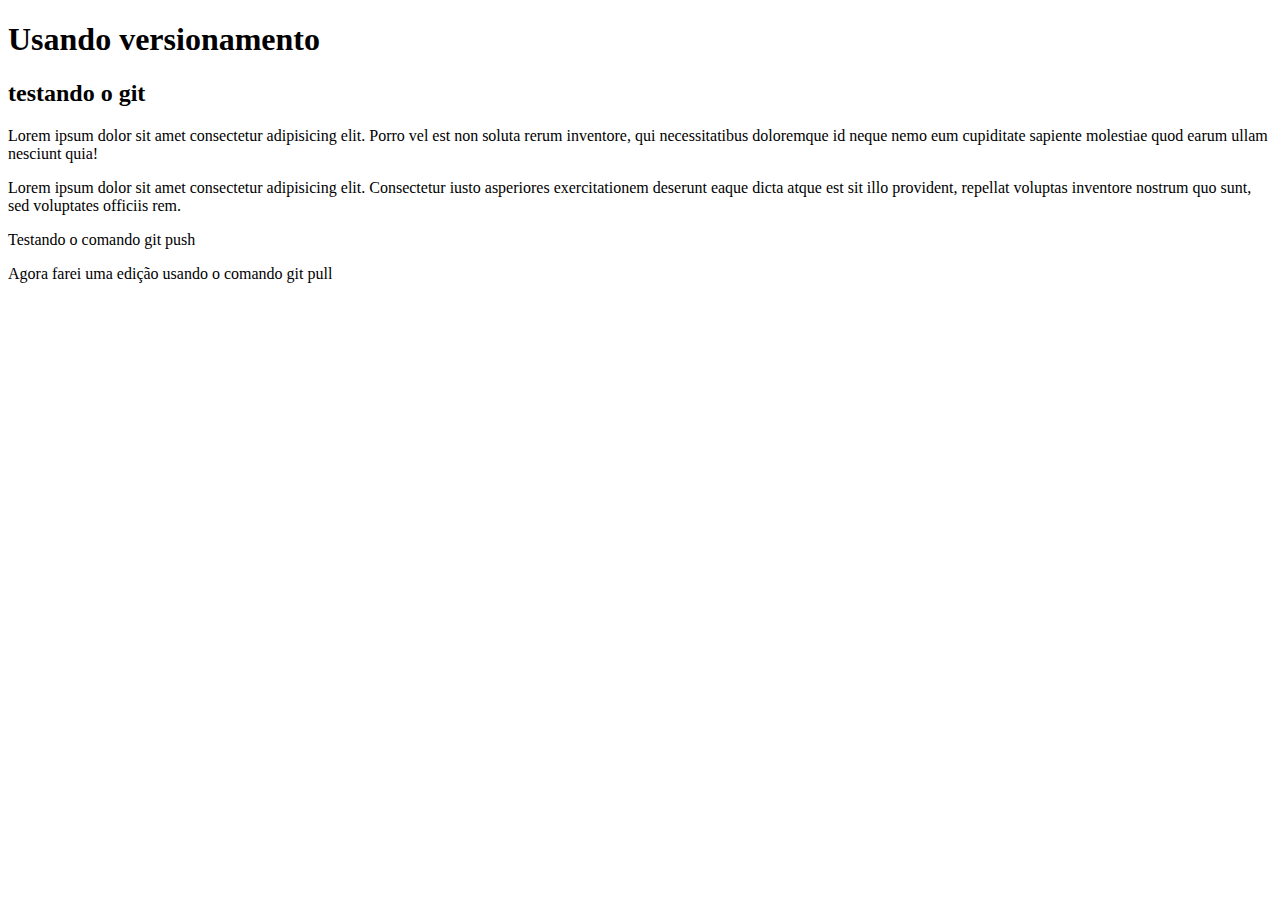
<file: Index.html>
<!DOCTYPE html>
<html lang="en">
<head>
    <meta charset="UTF-8">
    <meta http-equiv="X-UA-Compatible" content="IE=edge">
    <meta name="viewport" content="width=device-width, initial-scale=1.0">
    <title>Teste Git</title>
</head>
<body>
       <h1>Usando versionamento</h1> 
       <h2>testando o git</h2>
       
       <p>Lorem ipsum dolor sit amet consectetur adipisicing elit. Porro vel est non soluta rerum inventore, qui necessitatibus doloremque id neque nemo eum cupiditate sapiente molestiae quod earum ullam nesciunt quia!</p>
       <p>Lorem ipsum dolor sit amet consectetur adipisicing elit. Consectetur iusto asperiores exercitationem deserunt eaque dicta atque est sit illo provident, repellat voluptas inventore nostrum quo sunt, sed voluptates officiis rem.</p>
      <!--- git add .\(nome do arquivo)) esse é o comando que deve ser usado para adicionar uma alteração a branch principal-->
     <p>Testando o comando git push</p> 
        Agora farei uma edição usando o comando git pull
    
    </body>
</html>
</file>
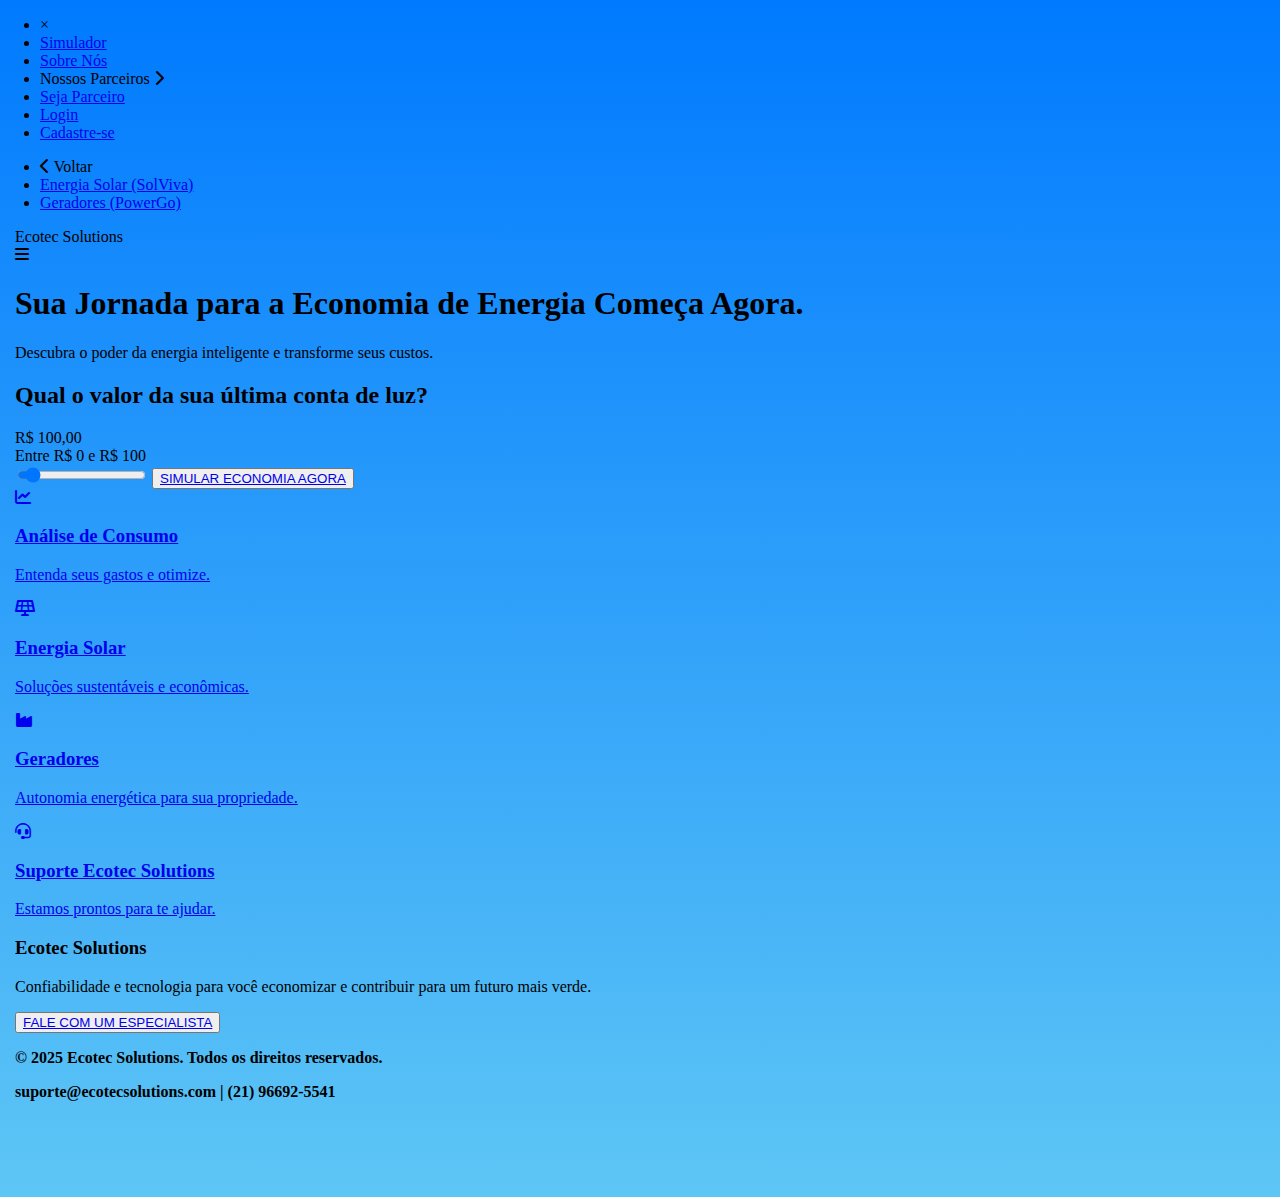
<file: index.html>
<!DOCTYPE html>
<html lang="pt-br">

<head>
    <meta charset="UTF-8">
    <meta name="viewport" content="width=device-width, initial-scale=1.0">
    <title>Ecotec Solutions - Economia Inteligente e Sustentável</title>
    <!-- Fontes e Ícones -->
    <link href="https://fonts.googleapis.com/css2?family=Poppins:wght@400;500;600;700&family=Open+Sans:wght@400;600&display=swap" rel="stylesheet">
    <link href="https://cdnjs.cloudflare.com/ajax/libs/font-awesome/6.0.0-beta3/css/all.min.css" rel="stylesheet">
    <!-- CSS Unificado -->
    <link rel="stylesheet" href="style.css">
</head>

<body class="page-index">

    <!-- Menu de Navegação Lateral -->
    <nav class="nav-menu" id="navMenu">
        <ul class="menu-principal">
            <li class="close-btn-container"><span class="close-btn" id="closeBtn">&times;</span></li>
            <li><a href="../Perguntas/01Pergunta.html">Simulador</a></li>
            <li><a href="sobreNos.html">Sobre Nós</a></li>
            <li class="has-submenu" id="parceirosBtn">
                <span>Nossos Parceiros <i class="fas fa-chevron-right icon-arrow"></i></span>
            </li>
            <li><a href="cadastroTEC.html">Seja Parceiro</a></li>
            <li><a href="login.html">Login</a></li>
            <li><a href="cadastroUSU.html">Cadastre-se</a></li>
        </ul>
        <!-- Submenu de Parceiros -->
        <ul class="submenu" id="submenuParceiros">
             <li class="submenu-back" id="submenuBackBtn">
                <span><i class="fas fa-chevron-left"></i> Voltar</span>
            </li>
            <li><a href="sobreEnergiaSolar.html">Energia Solar (SolViva)</a></li>
            <li><a href="sobreGeradorEnergia.html">Geradores (PowerGo)</a></li>
        </ul>
    </nav>

    <div class="container">
        <header>
            <div class="logo">Ecotec Solutions</div>
            <i class="fas fa-bars menu-icon" id="menuIcon"></i>
        </header>

        <section class="hero-section">
            <h1>Sua Jornada para a Economia de Energia Começa Agora.</h1>
            <p>Descubra o poder da energia inteligente e transforme seus custos.</p>
        </section>

        <section class="simulador-card" id="Simulador">
            <h2>Qual o valor da sua última conta de luz?</h2>
            <div class="valor-conta" id="valorSelecionado">R$ 100,00</div>
            <div class="faixa-mensagem" id="mensagemFaixa">Entre R$ 0 e R$ 100</div>
            <input type="range" min="0" max="1500" step="10" value="100" id="customRange1">
            <button class="btn-primario"><a href="../Perguntas/01Pergunta.html">SIMULAR ECONOMIA AGORA</a></button>
        </section>
        
<section class="destaques-grid">
    <a href="#Simulador" class="destaque-item">
        <div class="icon-circle"><i class="fas fa-chart-line"></i></div>
        <div class="text-content">
            <h3>Análise de Consumo</h3>
            <p>Entenda seus gastos e otimize.</p>
        </div>
    </a>

    <a href="sobreEnergiaSolar.html" class="destaque-item">
        <div class="icon-circle"><i class="fas fa-solar-panel"></i></div>
        <div class="text-content">
            <h3>Energia Solar</h3>
            <p>Soluções sustentáveis e econômicas.</p>
        </div>
    </a>

    <a href="sobreGeradorEnergia.html" class="destaque-item">
        <div class="icon-circle"><i class="fas fa-industry"></i></div>
        <div class="text-content">
            <h3>Geradores</h3>
            <p>Autonomia energética para sua propriedade.</p>
        </div>
    </a>

    <a href="#rodapé" class="destaque-item">
        <div class="icon-circle"><i class="fas fa-headset"></i></div>
        <div class="text-content">
            <h3>Suporte Ecotec Solutions</h3>
            <p>Estamos prontos para te ajudar.</p>
        </div>
    </a>
</section>


        <section class="content-section">
            <h3>Ecotec Solutions</h3>
            <p>Confiabilidade e tecnologia para você economizar e contribuir para um futuro mais verde.</p>
            <button class="btn-primario"><a href="premium.html">FALE COM UM ESPECIALISTA</a></button> 
        </section>

        <footer id="rodapé">
            <strong>
                <p>&copy; 2025 Ecotec Solutions. Todos os direitos reservados.</p>
                <p>suporte@ecotecsolutions.com | (21) 96692-5541</p>
            </strong
        </footer>
    </div>
    
    <!-- Script Unificado -->
    <script src="script.js"></script>
</body>

</html>
</file>
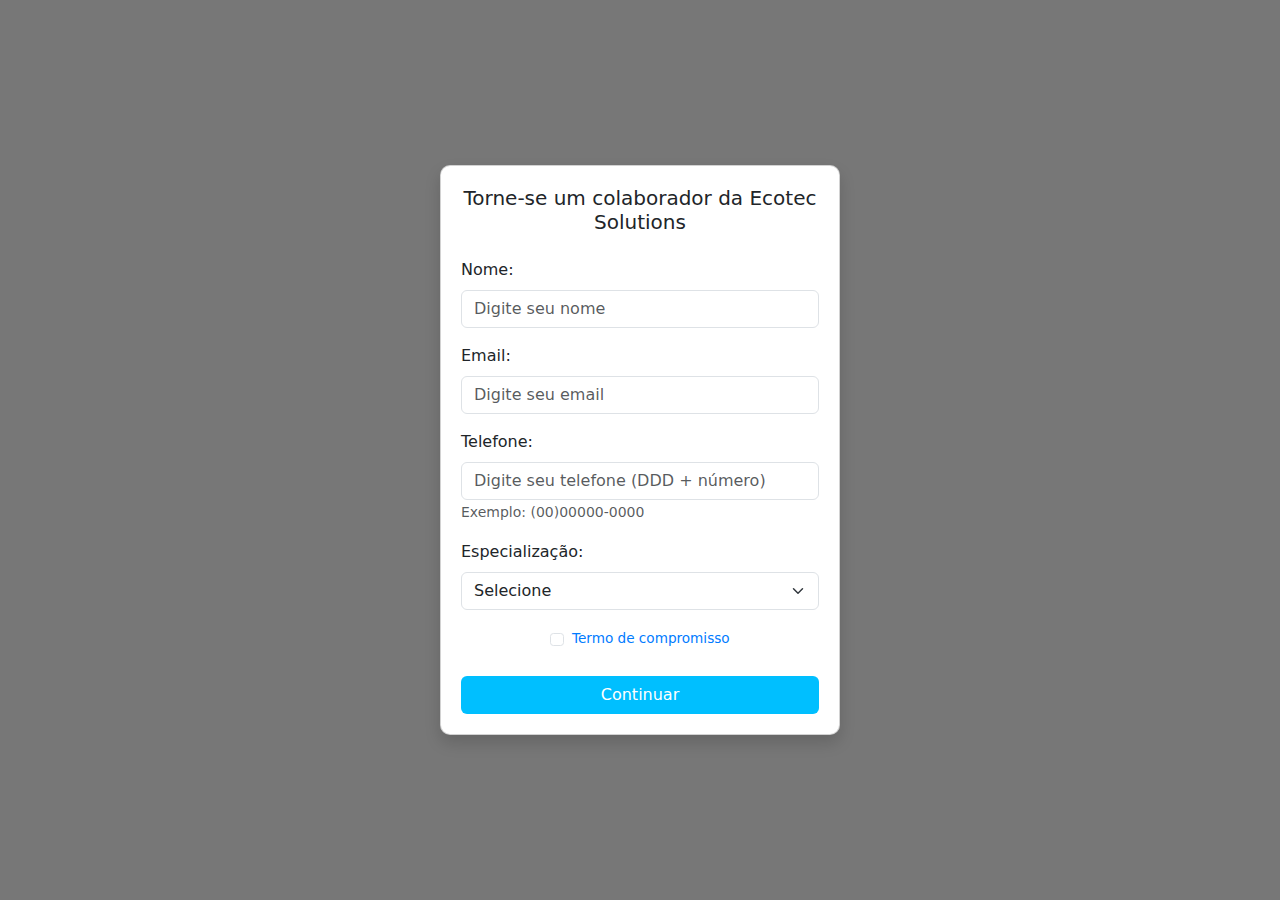
<file: cadastroTEC.html>
<!DOCTYPE html>
<html lang="pt-BR">
<head>
  <meta charset="UTF-8">
  <meta name="viewport" content="width=device-width, initial-scale=1">
  <title>Formulário Colaborador</title>
  <link href="https://cdn.jsdelivr.net/npm/bootstrap@5.3.2/dist/css/bootstrap.min.css" rel="stylesheet">
  <style>
    body {
      background: #777;
      margin: 0;
      display: flex;
      align-items: center;
      justify-content: center;
      min-height: 100vh;
    }
    .card {
      padding: 20px;
      border-radius: 10px;
      width: 90%;
      max-width: 400px;
    }
    .form-check {
      margin-bottom: 10px;
      display: flex;
      align-items: center;
      justify-content: center;
      font-size: 0.85rem;
    }
    .btn-continuar {
      background-color: #00bfff;
      color: white;
      width: 100%;
    }
    .btn-continuar:hover {
      background-color: #009acd;
    }
    .form-check-input:checked {
      background-color: #007bff;
      border-color: #007bff;
    }
    .form-check-label a {
      color: #007bff;
      text-decoration: none;
    }
    .form-check-label {
      margin-left: 8px;
    }
  </style>
</head>
<body>

<div class="card shadow">
  <h5 class="text-center mb-4">Torne-se um colaborador da Ecotec Solutions</h5>
  <form id="formulario" onsubmit="return validarFormulario(event)">
    <div class="mb-3">
      <label for="nome" class="form-label">Nome:</label>
      <input type="text" class="form-control" id="nome" placeholder="Digite seu nome" required>
    </div>
    <div class="mb-3">
      <label for="email" class="form-label">Email:</label>
      <input type="email" class="form-control" id="email" placeholder="Digite seu email" required>
    </div>
    <div class="mb-3">
      <label for="telefone" class="form-label">Telefone:</label>
      <input type="text" class="form-control" id="telefone" placeholder="Digite seu telefone (DDD + número)" required maxlength="15" oninput="formatarTelefone()">
      <small class="form-text text-muted">Exemplo: (00)00000-0000</small>
    </div>
    <div class="mb-3">
      <label for="especializacao" class="form-label">Especialização:</label>
      <select class="form-select" id="especializacao" required>
        <option value="">Selecione</option>
        <option value="opcao1"> Eletricista Instalador</option>
        <option value="opcao2">Engenheiro Eletricista/option>
        <option value="opcao3">Técnico em Energia Solar Fotovoltaica</option>
        <option value="opcao4">Técnico em Eletrotécnica</option>
      </select>
    </div>
    <div class="form-check">
      <input class="form-check-input" type="checkbox" id="termo" required>
      <label class="form-check-label" for="termo">
        <a href="termo-de-compromisso.html" target="_blank">Termo de compromisso</a>
      </label>
    </div>
    <button type="submit" class="btn btn-continuar mt-3">Continuar</button>
  </form>
</div>

<script>
  function formatarTelefone() {
    var telefone = document.getElementById('telefone').value;
    telefone = telefone.replace(/\D/g, "");
    telefone = telefone.replace(/^(\d{2})(\d{5})(\d{4})$/, "($1)$2-$3");
    document.getElementById('telefone').value = telefone;
    if (telefone.length > 14) {
      document.getElementById('telefone').value = telefone.substring(0, 14);
    }
  }

  function validarFormulario(event) {
    event.preventDefault();
    var email = document.getElementById('email').value;
    var telefone = document.getElementById('telefone').value;
    var termo = document.getElementById('termo').checked;
    var telefoneRegex = /^\(\d{2}\)\d{5}-\d{4}$/;

    if (!email || !telefone || !termo) {
      alert("Por favor, preencha todos os campos e aceite o termo de compromisso.");
      return false;
    }

    if (!telefoneRegex.test(telefone)) {
      alert("Por favor, insira um número de telefone válido no formato (XX)XXXXX-XXXX.");
      return false;
    }

    window.location.href = '01Pergunta.html';
    return true;
  }
</script>

<script src="https://cdn.jsdelivr.net/npm/bootstrap@5.3.2/dist/js/bootstrap.bundle.min.js"></script>
</body>
</html>
</file>
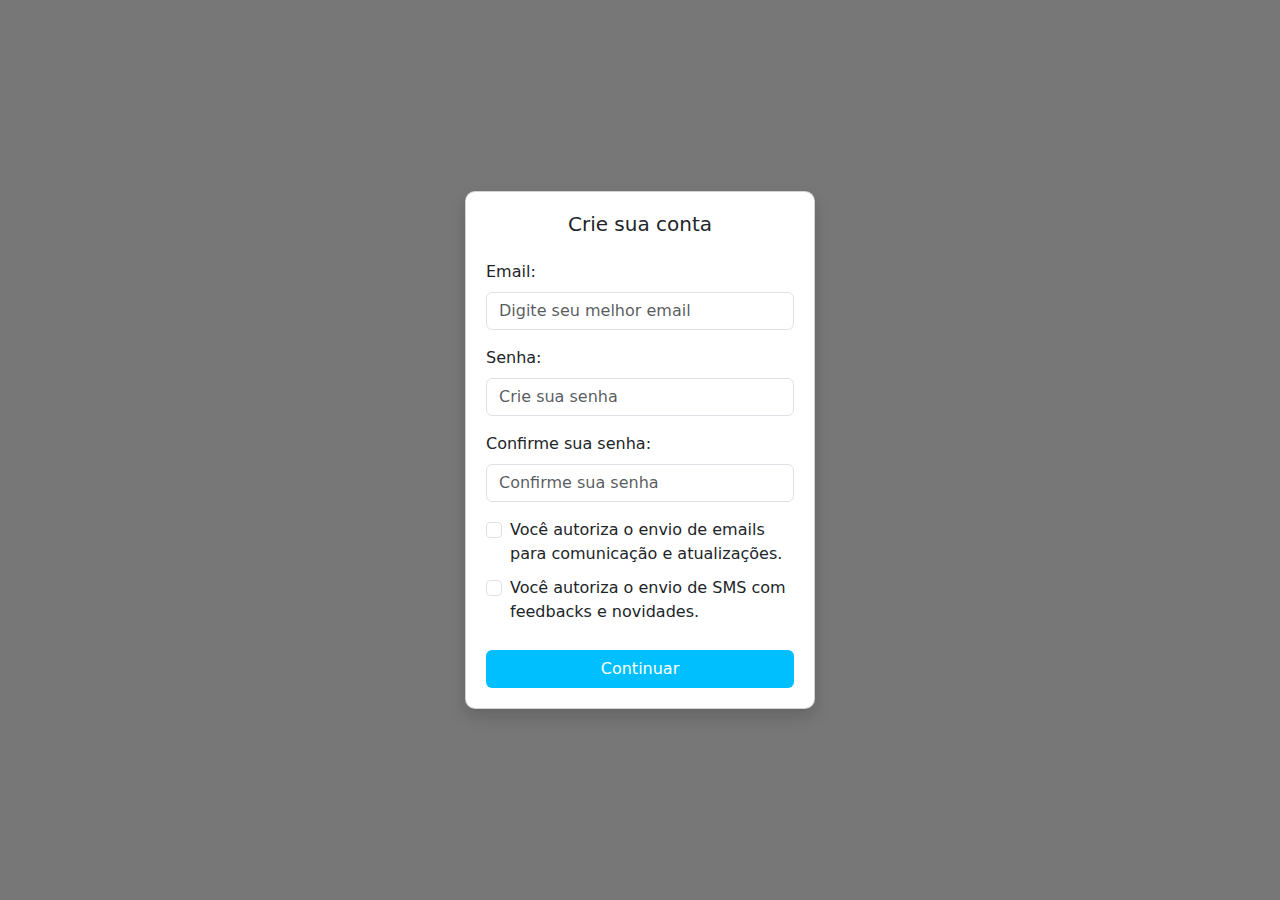
<file: cadastroUSU.html>
<!DOCTYPE html>
<html lang="pt-BR">
<head>
  <meta charset="UTF-8">
  <meta name="viewport" content="width=device-width, initial-scale=1">
  <title>Formulário de Cadastro</title>
  <link href="https://cdn.jsdelivr.net/npm/bootstrap@5.3.2/dist/css/bootstrap.min.css" rel="stylesheet">
  <style>
    body {
      background: #777;
      height: 100vh;
      display: flex;
      align-items: center;
      justify-content: center;
    }
    .card {
      padding: 20px;
      border-radius: 10px;
      width: 350px; /* Aumentei um pouco a largura para os novos campos */
    }
    .form-check {
      margin-bottom: 10px;
    }
    .btn-continuar {
      background-color: #00bfff;
      color: white;
      width: 100%;
    }
    .btn-continuar:hover {
      background-color: #009acd;
    }
  </style>
</head>
<body>

<div class="card shadow">
  <h5 class="text-center mb-4">Crie sua conta</h5>
  <form id="formulario" onsubmit="return validarFormulario(event)">
    <div class="mb-3">
      <label for="email" class="form-label">Email:</label>
      <input type="email" class="form-control" id="email" placeholder="Digite seu melhor email" required>
    </div>
    <div class="mb-3">
      <label for="senha" class="form-label">Senha:</label>
      <input type="password" class="form-control" id="senha" placeholder="Crie sua senha" required>
    </div>
    <div class="mb-3">
      <label for="confirmarSenha" class="form-label">Confirme sua senha:</label>
      <input type="password" class="form-control" id="confirmarSenha" placeholder="Confirme sua senha" required>
    </div>
    <div class="form-check">
      <input class="form-check-input" type="checkbox" id="emailAuth" required>
      <label class="form-check-label" for="emailAuth">
        Você autoriza o envio de emails para comunicação e atualizações.
      </label>
    </div>
    <div class="form-check">
      <input class="form-check-input" type="checkbox" id="smsAuth" required>
      <label class="form-check-label" for="smsAuth">
        Você autoriza o envio de SMS com feedbacks e novidades.
      </label>
    </div>
    <button type="submit" class="btn btn-continuar mt-3">Continuar</button>
  </form>
</div>

<script>
  function validarFormulario(event) {
    event.preventDefault(); // Previne o envio padrão, como já fazia

    // Pega os valores dos campos
    var email = document.getElementById('email').value;
    var senha = document.getElementById('senha').value;
    var confirmarSenha = document.getElementById('confirmarSenha').value;
    var emailAuth = document.getElementById('emailAuth').checked;
    var smsAuth = document.getElementById('smsAuth').checked;

    // Validações no lado do cliente (como já fazia)
    if (!email || !senha || !confirmarSenha || !emailAuth || !smsAuth) {
      alert("Por favor, preencha todos os campos e autorize os envios.");
      return false;
    }
    if (senha.length < 6) {
      alert("A senha deve ter no mínimo 6 caracteres.");
      return false;
    }
    if (senha !== confirmarSenha) {
      alert("As senhas não coincidem. Por favor, verifique.");
      return false;
    }

    // --- AQUI ESTÁ A MÁGICA: ENVIANDO DADOS PARA O PHP ---
    // Usamos a API Fetch do JavaScript para nos comunicarmos com o servidor
    
    const dados = new URLSearchParams();
    dados.append('email', email);
    dados.append('senha', senha);

    fetch('salvar_cadastro.php', {
      method: 'POST',
      body: dados
    })
    .then(response => response.json()) // Espera uma resposta em formato JSON do PHP
    .then(data => {
      // 'data' é a resposta que o PHP enviou com json_encode()
      if (data.status === 'success') {
        alert(data.message); // Exibe a mensagem de sucesso vinda do PHP
        // Redireciona para a próxima página
        window.location.href = '../Perguntas/01Pergunta.html';
      } else {
        // Exibe a mensagem de erro vinda do PHP (ex: "Email já cadastrado")
        alert(data.message);
      }
    })
    .catch(error => {
      // Trata erros de rede ou se o PHP não responder corretamente
      console.error('Erro na requisição:', error);
      alert('Ocorreu um erro de comunicação com o servidor. Tente novamente.');
    });

    return false; // Retorna false para garantir que o formulário não continue o envio padrão
  }
</script>

<script src="https://cdn.jsdelivr.net/npm/bootstrap@5.3.2/dist/js/bootstrap.bundle.min.js"></script>
</body>
</html>
</file>
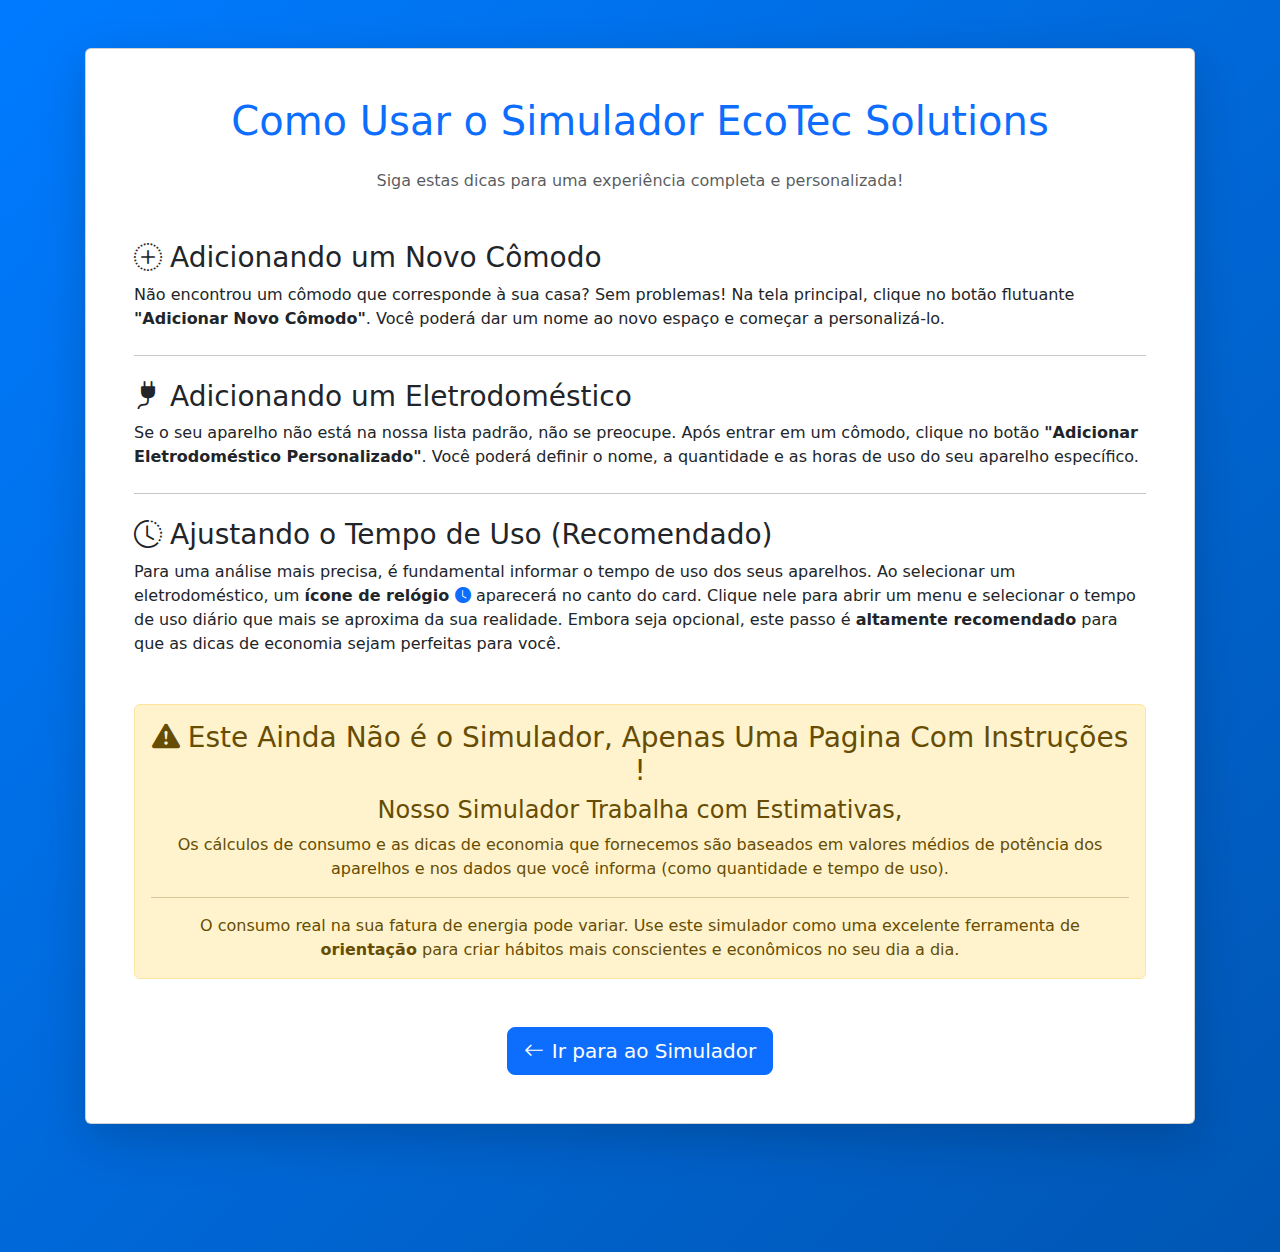
<file: instrucoes.html>
<!DOCTYPE html>
<html lang="pt-BR">
<head>
    <meta charset="UTF-8">
    <meta name="viewport" content="width=device-width, initial-scale=1.0">
    <title>Instruções - Ecotec Solutions</title>
    <link href="https://cdn.jsdelivr.net/npm/bootstrap@5.3.3/dist/css/bootstrap.min.css" rel="stylesheet" integrity="sha384-QWTKZyjpPEjISv5WaRU9OFeRpok6YctnYmDr5pNlyT2bRjXh0JMhjY6hW+ALEwIH" crossorigin="anonymous">
    <link rel="stylesheet" href="https://cdn.jsdelivr.net/npm/bootstrap-icons@1.11.3/font/bootstrap-icons.min.css">
    <link rel="stylesheet" href="style.css">
</head>
<body class="bg-gradient-blue">
    <div class="container my-5">
        <div class="card shadow-lg">
            <div class="card-body p-4 p-md-5">
                <h1 class="card-title text-center text-primary mb-4">Como Usar o Simulador EcoTec Solutions</h1>
                <p class="text-center text-muted mb-5">Siga estas dicas para uma experiência completa e personalizada!</p>

                <div class="mb-4">
                    <h3><i class="bi bi-plus-circle-dotted me-2"></i>Adicionando um Novo Cômodo</h3>
                    <p>Não encontrou um cômodo que corresponde à sua casa? Sem problemas! Na tela principal, clique no botão flutuante <strong>"Adicionar Novo Cômodo"</strong>. Você poderá dar um nome ao novo espaço e começar a personalizá-lo.</p>
                </div>
                <hr>

                <div class="my-4">
                    <h3><i class="bi bi-plug-fill me-2"></i>Adicionando um Eletrodoméstico</h3>
                    <p>Se o seu aparelho não está na nossa lista padrão, não se preocupe. Após entrar em um cômodo, clique no botão <strong>"Adicionar Eletrodoméstico Personalizado"</strong>. Você poderá definir o nome, a quantidade e as horas de uso do seu aparelho específico.</p>
                </div>
                <hr>

                <div class="my-4">
                    <h3><i class="bi bi-clock-history me-2"></i>Ajustando o Tempo de Uso (Recomendado)</h3>
                    <p>Para uma análise mais precisa, é fundamental informar o tempo de uso dos seus aparelhos. Ao selecionar um eletrodoméstico, um <strong>ícone de relógio <i class="bi bi-clock-fill text-primary"></i></strong> aparecerá no canto do card. Clique nele para abrir um menu e selecionar o tempo de uso diário que mais se aproxima da sua realidade. Embora seja opcional, este passo é <strong>altamente recomendado</strong> para que as dicas de economia sejam perfeitas para você.</p>
                </div>

                <div class="alert alert-warning mt-5 text-center" role="alert">
                    <h3 class="alert-heading"><i class="bi bi-exclamation-triangle-fill me-2"></i>Este Ainda Não é o Simulador, Apenas Uma Pagina Com Instruções ! </h3>
                    <h4 class="alert-heading">  Nosso Simulador Trabalha com Estimativas,</h4>
                    <p>Os cálculos de consumo e as dicas de economia que fornecemos são baseados em valores médios de potência dos aparelhos e nos dados que você informa (como quantidade e tempo de uso).</p>
                    <hr>
                    <p class="mb-0">O consumo real na sua fatura de energia pode variar. Use este simulador como uma excelente ferramenta de <strong>orientação</strong> para criar hábitos mais conscientes e econômicos no seu dia a dia.</p>
                </div>

                <div class="text-center mt-5">
                    <a href="simulador.html" class="btn btn-primary btn-lg">
                        <i class="bi bi-arrow-left me-2"></i>Ir para ao Simulador
                    </a>
                </div>
            </div>
        </div>
    </div>

    <script src="https://cdn.jsdelivr.net/npm/bootstrap@5.3.3/dist/js/bootstrap.bundle.min.js" integrity="sha384-YvpcrYf0tY3lHB60NNkmXc5s9fDVZLESaAA55NDzOxhy9GkcIdslK1eN7N6jIeHz" crossorigin="anonymous"></script>
</body>
</html>
</file>
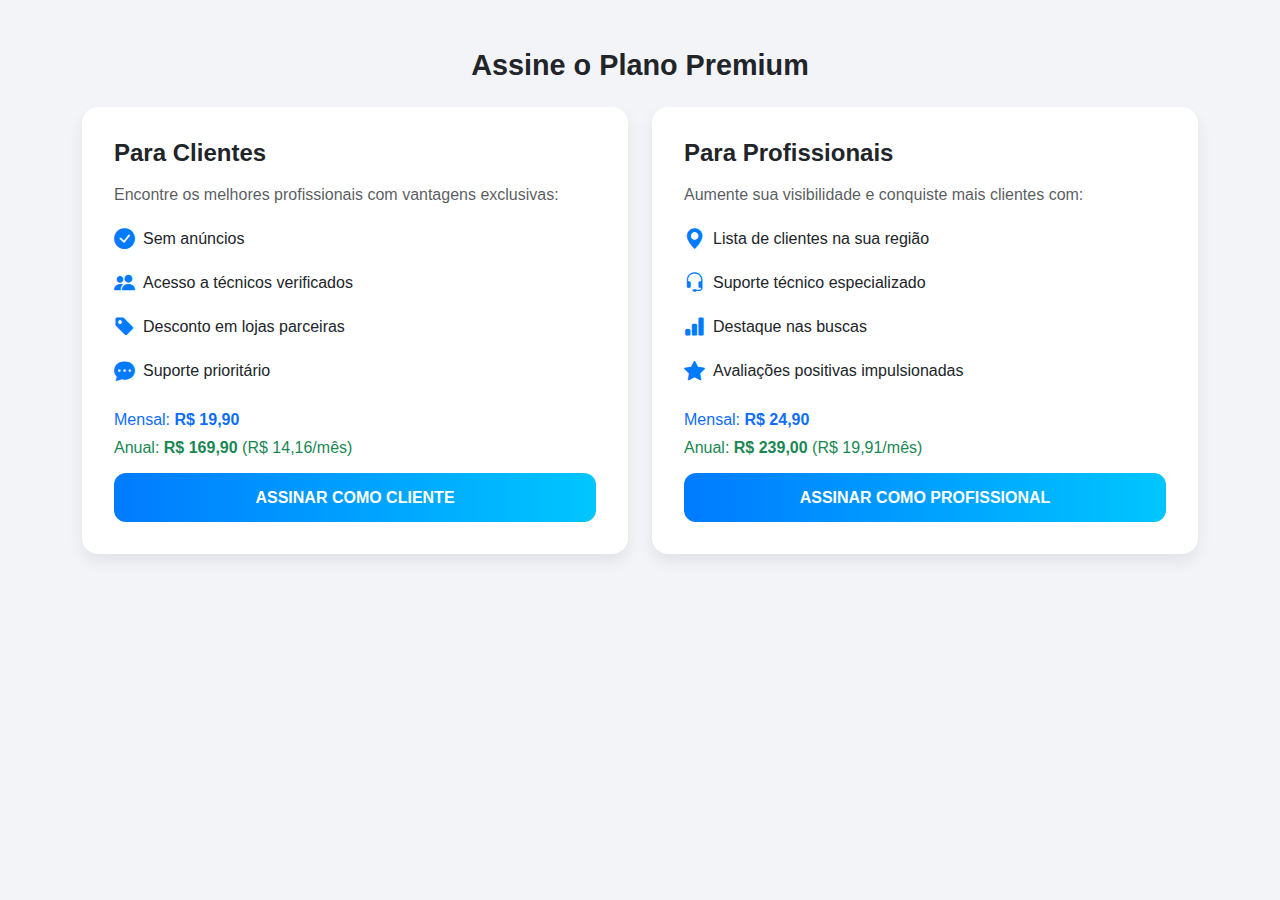
<file: premium.html>
<!DOCTYPE html>
<html lang="pt-br">
<head>
  <meta charset="UTF-8" />
  <meta name="viewport" content="width=device-width, initial-scale=1.0"/>
  <title>Plano Premium - Clientes & Especialistas</title>
  <link href="https://cdn.jsdelivr.net/npm/bootstrap@5.3.0/dist/css/bootstrap.min.css" rel="stylesheet">
  <link href="https://cdn.jsdelivr.net/npm/bootstrap-icons/font/bootstrap-icons.css" rel="stylesheet">
  <style>
    body {
      background-color: #f2f4f8;
      font-family: 'Segoe UI', sans-serif;
    }

    .section-title {
      font-weight: bold;
      font-size: 1.8rem;
      margin-bottom: 1.5rem;
    }

    .card-premium {
      background: white;
      border-radius: 16px;
      box-shadow: 0 8px 16px rgba(0,0,0,0.07);
      padding: 2rem;
      transition: transform 0.3s ease;
    }

    .card-premium:hover {
      transform: translateY(-5px);
    }

    .plan-button {
      background: linear-gradient(90deg, #007bff, #00c6ff);
      color: white;
      border: none;
      padding: 0.8rem 1.2rem;
      border-radius: 12px;
      font-weight: bold;
      width: 100%;
    }

    .icon-benefit {
      font-size: 1.3rem;
      color: #007bff;
      margin-right: 8px;
    }

    .benefit {
      display: flex;
      align-items: center;
      margin-bottom: 0.8rem;
    }

    @media (max-width: 768px) {
      .section-title {
        font-size: 1.5rem;
      }
    }
  </style>
</head>
<body>
  <div class="container py-5">
    <h2 class="text-center section-title">Assine o Plano Premium</h2>
    <div class="row g-4">
      <!-- Card Cliente -->
      <div class="col-md-6">
        <div class="card-premium">
          <h4 class="fw-bold mb-3">Para Clientes</h4>
          <p class="text-muted mb-3">Encontre os melhores profissionais com vantagens exclusivas:</p>
          <div class="benefit"><i class="bi bi-check-circle-fill icon-benefit"></i> Sem anúncios </div>
          <div class="benefit"><i class="bi bi-people-fill icon-benefit"></i> Acesso a técnicos verificados</div>
          <div class="benefit"><i class="bi bi-tag-fill icon-benefit"></i> Desconto em lojas parceiras</div>
          <div class="benefit"><i class="bi bi-chat-dots-fill icon-benefit"></i> Suporte prioritário</div>

          <div class="mt-4 mb-3">
            <h6 class="text-primary">Mensal: <strong>R$ 19,90</strong></h6>
            <h6 class="text-success">Anual: <strong>R$ 169,90</strong> (R$ 14,16/mês)</h6>
          </div>
          <button class="plan-button">ASSINAR COMO CLIENTE</button>
        </div>
      </div>

      <!-- Card Profissional -->
      <div class="col-md-6">
        <div class="card-premium">
          <h4 class="fw-bold mb-3">Para Profissionais</h4>
          <p class="text-muted mb-3">Aumente sua visibilidade e conquiste mais clientes com:</p>
          <div class="benefit"><i class="bi bi-geo-alt-fill icon-benefit"></i> Lista de clientes na sua região</div>
          <div class="benefit"><i class="bi bi-headset icon-benefit"></i> Suporte técnico especializado</div>
          <div class="benefit"><i class="bi bi-bar-chart-fill icon-benefit"></i> Destaque nas buscas</div>
          <div class="benefit"><i class="bi bi-star-fill icon-benefit"></i> Avaliações positivas impulsionadas</div>

          <div class="mt-4 mb-3">
            <h6 class="text-primary">Mensal: <strong>R$ 24,90</strong></h6>
            <h6 class="text-success">Anual: <strong>R$ 239,00</strong> (R$ 19,91/mês)</h6>
          </div>
          <button class="plan-button">ASSINAR COMO PROFISSIONAL</button>
        </div>
      </div>
    </div>
  </div>
</body>
</html>
</file>
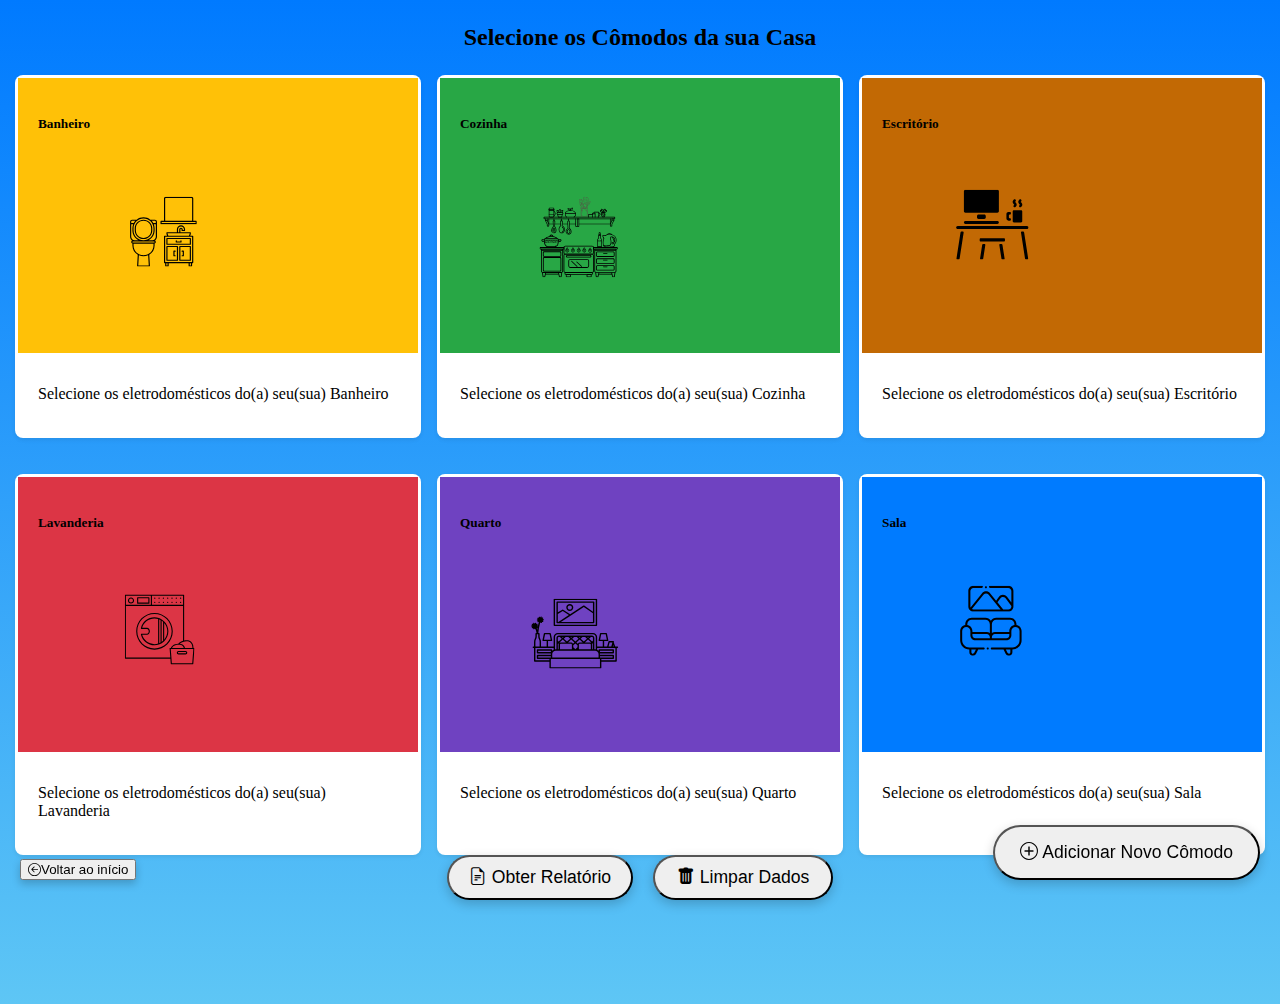
<file: simulador.html>
<!DOCTYPE html>
<html lang="pt-br">
<head>
    <meta charset="UTF-8">
    <meta name="viewport" content="width=device-width, initial-scale=1.0">
    <title>Minha Casa</title>
    
    <link href="https://cdn.jsdelivr.net/npm/bootstrap@5.3.6/dist/css/bootstrap.min.css" rel="stylesheet" integrity="sha384-4Q6Gf2aSP4eDXB8Miphtr37CMZZQ5oXLH2yaXMJ2w8e2ZtHTl7GptT4jmndRuHDT" crossorigin="anonymous">
    <link rel="stylesheet" href="https://cdn.jsdelivr.net/npm/bootstrap-icons@1.11.3/font/bootstrap-icons.min.css">
    <script src="https://cdn.jsdelivr.net/npm/bootstrap@5.3.6/dist/js/bootstrap.bundle.min.js" integrity="sha384-YvpcrYf0tY3lHB60NNkmXc5s9fDVZLESaAA55NDzOxhy9GkcIdslK1eN7N6jIeHz" crossorigin="anonymous"></script>
    
    <link rel="stylesheet" href="style.css">
    
</head>
<body>
    <div class="container my-5">
        <p class="titulo">Selecione os Cômodos da sua Casa</p>

        <div class="d-flex flex-wrap justify-content-center gap-4 room-cards-container">
            <div class="room-card" data-room="sala">
                <div class="card-header bg-sala d-flex justify-content-between align-items-center">
                    <h5 class="mb-0 text-white">Sala</h5>
                    <img src="./assets/icons/sala.svg" alt="Ícone Sala" class="room-icon">
                </div>
                <div class="card-body bg-white">
                    <p class="card-text text-dark">Selecione os eletrodomésticos da sua sala</p>
                </div>
            </div>
            <div class="room-card" data-room="cozinha">
                <div class="card-header bg-cozinha d-flex justify-content-between align-items-center">
                    <h5 class="mb-0 text-white">Cozinha</h5>
                    <img src="./assets/icons/cozinha.svg" alt="Ícone Cozinha" class="room-icon">
                </div>
                <div class="card-body bg-white">
                    <p class="card-text text-dark">Selecione os eletrodomésticos da sua cozinha</p>
                </div>
            </div>
            <div class="room-card" data-room="quarto">
                <div class="card-header bg-quarto d-flex justify-content-between align-items-center">
                    <h5 class="mb-0 text-white">Quarto</h5>
                    <img src="./assets/icons/quarto.svg" alt="Ícone Quarto" class="room-icon">
                </div>
                <div class="card-body bg-white">
                    <p class="card-text text-dark">Selecione os eletrodomésticos do seu quarto</p>
                </div>
            </div>
            <div class="room-card" data-room="banheiro">
                <div class="card-header bg-banheiro d-flex justify-content-between align-items-center">
                    <h5 class="mb-0 text-white">Banheiro</h5>
                    <img src="./assets/icons/banheiro.svg" alt="Ícone Banheiro" class="room-icon">
                </div>
                <div class="card-body bg-white">
                    <p class="card-text text-dark">Selecione os eletrodomésticos do seu banheiro</p>
                </div>
            </div>
            <div class="room-card" data-room="lavanderia">
                <div class="card-header bg-lavanderia d-flex justify-content-between align-items-center">
                    <h5 class="mb-0 text-white">Lavanderia</h5>
                    <img src="./assets/icons/lavanderia.svg" alt="Ícone Lavanderia" class="room-icon">
                </div>
                <div class="card-body bg-white">
                    <p class="card-text text-dark">Selecione os eletrodomésticos da sua lavanderia</p>
                </div>
            </div>
            <div class="room-card" data-room="escritorio">
                <div class="card-header bg-escritorio d-flex justify-content-between align-items-center">
                    <h5 class="mb-0 text-white">Escritório</h5>
                    <img src="./assets/icons/escritorio.svg" alt="Ícone Escritório" class="room-icon">
                </div>
                <div class="card-body bg-white">
                    <p class="card-text text-dark">Selecione os eletrodomésticos do seu escritório</p>
                </div>
            </div>
        </div>
    </div>

    <div id="roomOverlay" class="overlay">
        <div class="overlay-content">
        </div>
    </div>

   <template id="applianceSelectionTemplate">
    <div class="modal-dialog modal-dialog-centered modal-lg">
        <div class="modal-content">
            <div class="modal-header bg-primary text-white">
                <h5 class="modal-title">Eletrodomésticos do(a) <span class="template-room-name"></span></h5>
                <button type="button" class="btn-close btn-close-white" aria-label="Close" onclick="closeOverlay()"></button>
            </div>
            <div class="modal-body">
                <div class="row row-cols-1 row-cols-md-2 row-cols-lg-3 g-3 appliance-grid">
                    </div>
            </div>
            <div class="modal-footer d-flex justify-content-between align-items-center">
                <button type="button" class="btn btn-outline-secondary" id="addCustomApplianceBtn">
                    <i class="bi bi-plus-circle"></i> Adicionar Eletrodoméstico Personalizado
                </button>
            </div>
        </div>
    </div>
</template>
<template id="dailyUsageModalTemplate">
    <div class="modal-dialog modal-dialog-centered">
        <div class="modal-content">
            <div class="modal-header">
                <h5 class="modal-title">Ajustar Uso Diário para <strong class="appliance-name-placeholder"></strong></h5>
                <button type="button" class="btn-close" onclick="closeDailyUsageModal()" aria-label="Close"></button>
            </div>
            <div class="modal-body">
                <p>Selecione uma das opções de uso abaixo:</p>
                <div class="d-flex flex-column gap-2" id="dailyUsageButtonsContainer">
                    <button type="button" class="btn btn-outline-primary daily-usage-option" data-hours="24">Uso constante (24h)</button>
                    <button type="button" class="btn btn-outline-primary daily-usage-option" data-hours="12">Uso durante o dia (12h)</button>
                    <button type="button" class="btn btn-outline-primary daily-usage-option" data-hours="8">Uso para dormir (8h)</button>
                    <button type="button" class="btn btn-outline-primary daily-usage-option" data-hours="8">Uso intermediário (5h)</button>
                    
                    <button type="button" class="btn btn-outline-primary daily-usage-option" data-hours="3">Uso frequente (3h)</button>
                    <button type="button" class="btn btn-outline-primary daily-usage-option" data-hours="1">Uso eventual (1h)</button>
                    <button type="button" class="btn btn-outline-primary daily-usage-option" data-hours="0.25">Quase nunca uso (15min)</button>
                </div>
            </div>
            <div class="modal-footer">
                <button type="button" class="btn btn-secondary" onclick="closeDailyUsageModal()">Cancelar</button>
                <button type="button" class="btn btn-primary" id="saveDailyUsageBtn">Salvar</button>
            </div>
        </div>
    </div>
</template>


<div class="overlay" id="dailyUsageOverlay">
    <div class="overlay-content">
        </div>
</div>
    
    <button class="btn btn-success btn-lg fab-add-room" id="addRoomBtn">
        <i class="bi bi-plus-circle me-2"></i> Adicionar Novo Cômodo
    </button>
    
    <div class="fixed-buttons-container">
        <button class="btn btn-success d-flex align-items-center" id="getReportBtn">
            <i class="bi bi-file-earmark-text me-2"></i> Obter Relatório
        </button>
        
        <button class="btn btn-danger d-flex align-items-center" id="clearDataBtn">
            <i class="bi bi-trash-fill me-2"></i> Limpar Dados
        </button>
    </div>

    <div class="back-to-start-container">
        <button onclick="confirmarvolta()" class="btn btn-light d-flex align-items-center" id="backToStartBtn">
            <i class="bi bi-arrow-left-circle me-2"></i>Voltar ao início
        </button>
    </div>

    
    <script src="script.js"></script>
    
</body>
</html>
</file>
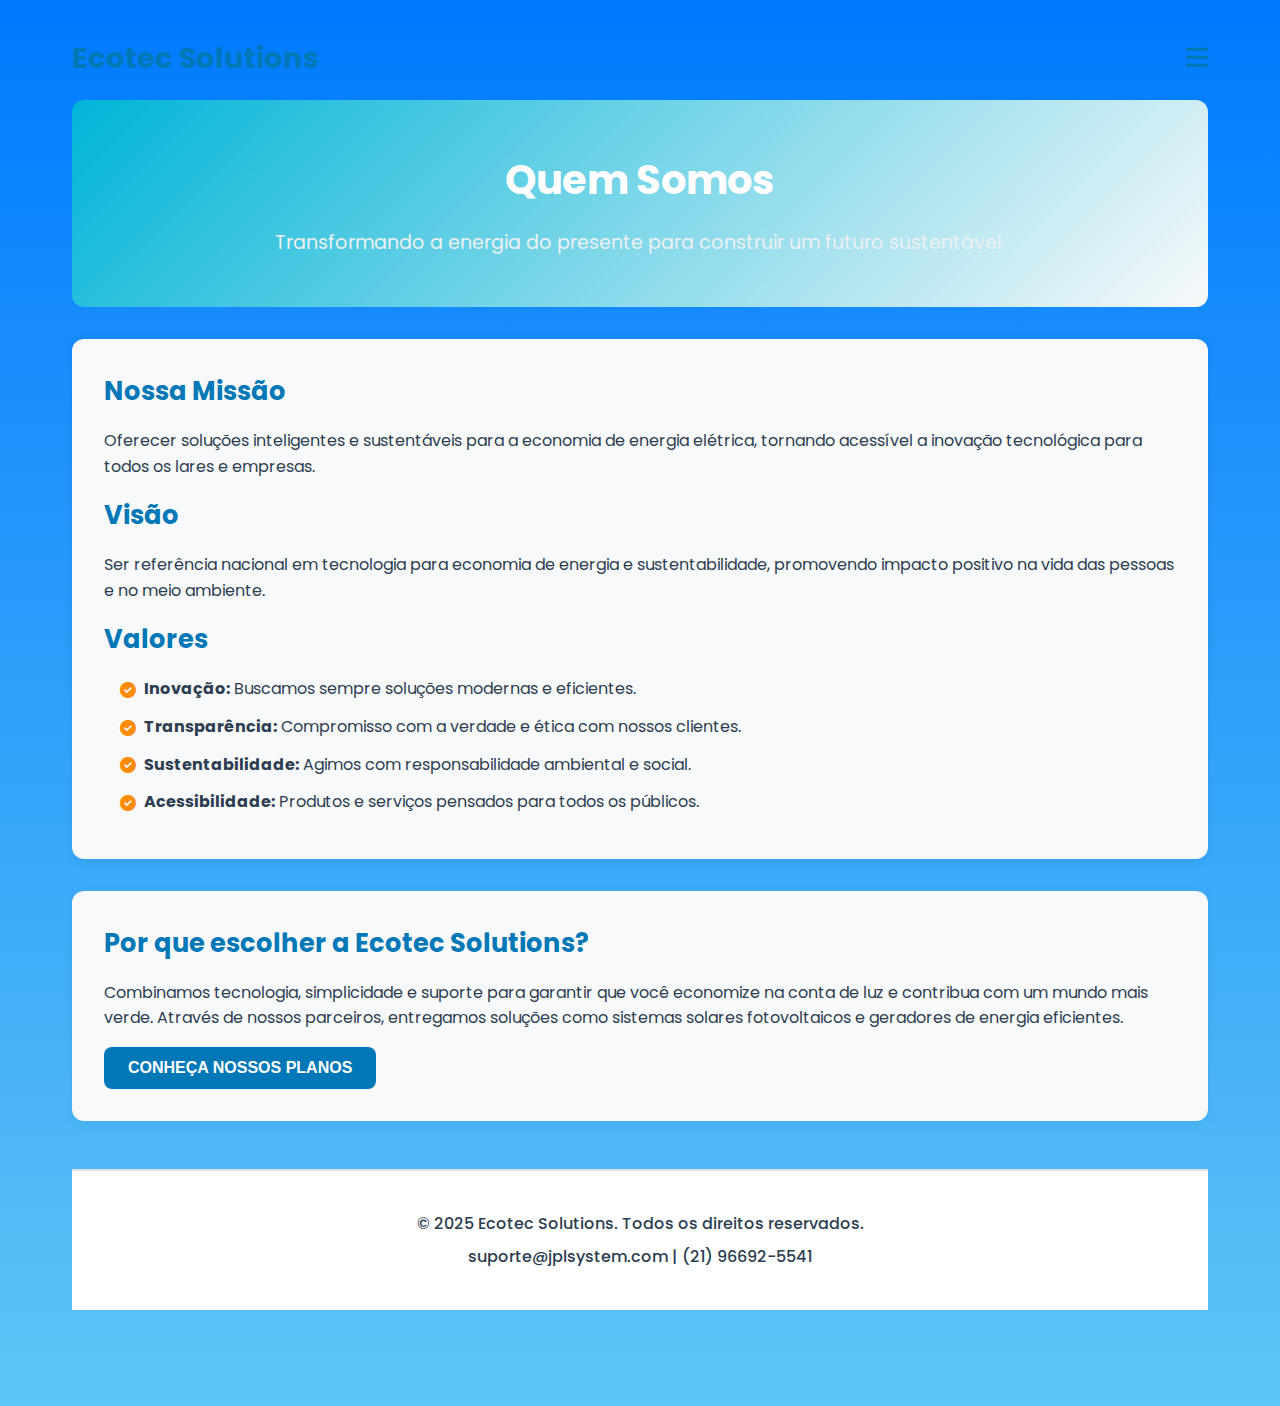
<file: sobreNos.html>
<!DOCTYPE html>
<html lang="pt-br">

<head>
    <meta charset="UTF-8">
    <meta name="viewport" content="width=device-width, initial-scale=1.0">
    <title>Sobre Nós - JPLSystem</title>
    <!-- Fontes e Ícones -->
    <link href="https://fonts.googleapis.com/css2?family=Poppins:wght@400;500;600;700&family=Open+Sans:wght@400;600&display=swap" rel="stylesheet">
    <link href="https://cdnjs.cloudflare.com/ajax/libs/font-awesome/6.0.0-beta3/css/all.min.css" rel="stylesheet">
    <!-- CSS Unificado -->
    <link rel="stylesheet" href="style.css">
</head>
<style>
    :root {
    --cor-primaria: #0077B6;
    --cor-secundaria: #00B4D8;
    --cor-terciaria: #FF8C00;
    --cor-texto-escuro: #2C3E50;
    --cor-texto-claro: #ECF0F1;
    --cor-fundo: #FFFFFF;
    --cor-fundo-secao: #F8F9FA;
}

/* Reset básico */
* {
    margin: 0;
    padding: 0;
    box-sizing: border-box;
}

html {
    scroll-behavior: smooth;
}

body {
    font-family: 'Poppins', sans-serif;
    background-color: var(--cor-fundo);
    color: var(--cor-texto-escuro);
    line-height: 1.6;
}

/* Container geral */
.container {
    padding: 1rem 2rem;
    max-width: 1200px;
    margin: auto;
}

/* Header */
header {
    display: flex;
    justify-content: space-between;
    align-items: center;
    padding: 1.2rem 0;
}

.logo {
    font-size: 1.8rem;
    font-weight: 700;
    color: var(--cor-primaria);
}

.menu-icon {
    font-size: 1.6rem;
    cursor: pointer;
    color: var(--cor-primaria);
}

/* Hero */
.hero-section {
    text-align: center;
    padding: 3rem 1rem;
    background: linear-gradient(135deg, var(--cor-secundaria), var(--cor-fundo-secao));
    border-radius: 12px;
    margin-bottom: 2rem;
    color: var(--cor-texto-claro);
}

.hero-section h1 {
    font-size: 2.5rem;
    color: var(--cor-fundo);
    margin-bottom: 1rem;
}

.hero-section p {
    font-size: 1.2rem;
    color: var(--cor-texto-claro);
}

/* Conteúdo Geral */
.content-section {
    background-color: var(--cor-fundo-secao);
    padding: 2rem;
    border-radius: 12px;
    box-shadow: 0 2px 12px rgba(0, 0, 0, 0.05);
    margin-bottom: 2rem;
}

.content-section h3 {
    font-size: 1.6rem;
    color: var(--cor-primaria);
    margin-bottom: 1rem;
}

.content-section p {
    font-size: 1rem;
    margin-bottom: 1rem;
    color: var(--cor-texto-escuro);
}

.content-section ul {
    list-style-type: none;
    padding-left: 1rem;
}

.content-section ul li {
    margin-bottom: 0.75rem;
    position: relative;
    padding-left: 1.5rem;
    color: var(--cor-texto-escuro);
}

.content-section ul li::before {
    content: '\f058';
    font-family: 'Font Awesome 5 Free';
    font-weight: 900;
    color: var(--cor-terciaria);
    position: absolute;
    left: 0;
    top: 0.1rem;
}

/* Botão primário */
.btn-primario {
    background-color: var(--cor-primaria);
    color: var(--cor-texto-claro);
    padding: 0.75rem 1.5rem;
    border: none;
    border-radius: 8px;
    font-weight: 600;
    font-size: 1rem;
    transition: background-color 0.3s ease;
    cursor: pointer;
    text-align: center;
}

.btn-primario a {
    text-decoration: none;
    color: white;
}

.btn-primario:hover {
    background-color: var(--cor-secundaria);
}

/* Footer */
footer {
    text-align: center;
    padding: 2rem 1rem;
    background-color: var(--cor-fundo); /* Fundo branco */
    color: var(--cor-texto-escuro);
    border-top: 2px solid #e0e0e0;
    margin-top: 3rem;
}

footer p {
    margin: 0.5rem 0;
    font-weight: 500;
}

/* Menu Lateral */
.nav-menu {
    position: fixed;
    left: -100%;
    top: 0;
    width: 260px;
    height: 100vh;
    background-color: var(--cor-primaria);
    padding: 1.5rem;
    transition: left 0.3s ease;
    z-index: 1000;
}

.nav-menu.open {
    left: 0;
}

.nav-menu .menu-principal,
.nav-menu .submenu {
    list-style: none;
    padding: 0;
    margin: 0;
}

.nav-menu a {
    color: var(--cor-texto-claro);
    text-decoration: none;
    display: block;
    padding: 0.75rem 0;
    font-weight: 500;
}

.nav-menu .close-btn {
    font-size: 2rem;
    cursor: pointer;
    color: var(--cor-texto-claro);
    text-align: right;
}

.has-submenu {
    cursor: pointer;
}

.submenu {
    display: none;
}

.submenu.open {
    display: block;
}

.submenu-back {
    font-size: 0.9rem;
    color: #cfe9e9;
    margin-bottom: 1rem;
    cursor: pointer;
}

/* Responsivo */
@media (max-width: 768px) {
    .hero-section h1 {
        font-size: 2rem;
    }

    .content-section {
        padding: 1.2rem;
    }

    .btn-primario {
        width: 100%;
        display: block;
        text-align: center;
    }
    
}

</style>
<body class="page-index">

    <!-- Menu de Navegação Lateral -->
    <nav class="nav-menu" id="navMenu">
        <ul class="menu-principal">
            <li class="close-btn-container"><span class="close-btn" id="closeBtn">&times;</span></li>
            <li><a href="../Perguntas/01Pergunta.html">Simulador</a></li>
            <li><a href="sobreNos.html">Sobre Nós</a></li>
            <li class="has-submenu" id="parceirosBtn">
                <span>Nossos Parceiros <i class="fas fa-chevron-right icon-arrow"></i></span>
            </li>
            <li><a href="cadastroTEC.html">Seja Parceiro</a></li>
            <li><a href="login.html">Login</a></li>
            <li><a href="cadastroUSU.html">Cadastre-se</a></li>
        </ul>
        <ul class="submenu" id="submenuParceiros">
            <li class="submenu-back" id="submenuBackBtn">
                <span><i class="fas fa-chevron-left"></i> Voltar</span>
            </li>
            <li><a href="sobreEnergiaSolar.html">Energia Solar (SolViva)</a></li>
            <li><a href="sobreGeradorEnergia.html">Geradores (PowerGo)</a></li>
        </ul>
    </nav>

    <div class="container">
        <header>
            <div class="logo">Ecotec Solutions</div>
            <i class="fas fa-bars menu-icon" id="menuIcon"></i>
        </header>

        <section class="hero-section">
            <h1>Quem Somos</h1>
            <p>Transformando a energia do presente para construir um futuro sustentável.</p>
        </section>

        <section class="content-section">
            <h3>Nossa Missão</h3>
            <p>Oferecer soluções inteligentes e sustentáveis para a economia de energia elétrica, tornando acessível a inovação tecnológica para todos os lares e empresas.</p>

            <h3>Visão</h3>
            <p>Ser referência nacional em tecnologia para economia de energia e sustentabilidade, promovendo impacto positivo na vida das pessoas e no meio ambiente.</p>

            <h3>Valores</h3>
            <ul>
                <li><strong>Inovação:</strong> Buscamos sempre soluções modernas e eficientes.</li>
                <li><strong>Transparência:</strong> Compromisso com a verdade e ética com nossos clientes.</li>
                <li><strong>Sustentabilidade:</strong> Agimos com responsabilidade ambiental e social.</li>
                <li><strong>Acessibilidade:</strong> Produtos e serviços pensados para todos os públicos.</li>
            </ul>
        </section>

        <section class="content-section">
            <h3>Por que escolher a Ecotec Solutions?</h3>
            <p>Combinamos tecnologia, simplicidade e suporte para garantir que você economize na conta de luz e contribua com um mundo mais verde. Através de nossos parceiros, entregamos soluções como sistemas solares fotovoltaicos e geradores de energia eficientes.</p>
            <button class="btn-primario"><a href="premium.html">CONHEÇA NOSSOS PLANOS</a></button>
        </section>

        <footer id="rodapé">
            <strong>
                <p>&copy; 2025 Ecotec Solutions. Todos os direitos reservados.</p>
                <p>suporte@jplsystem.com | (21) 96692-5541</p>
            </strong>
        </footer>
    </div>

    <script src="script.js"></script>
</body>

</html>
</file>
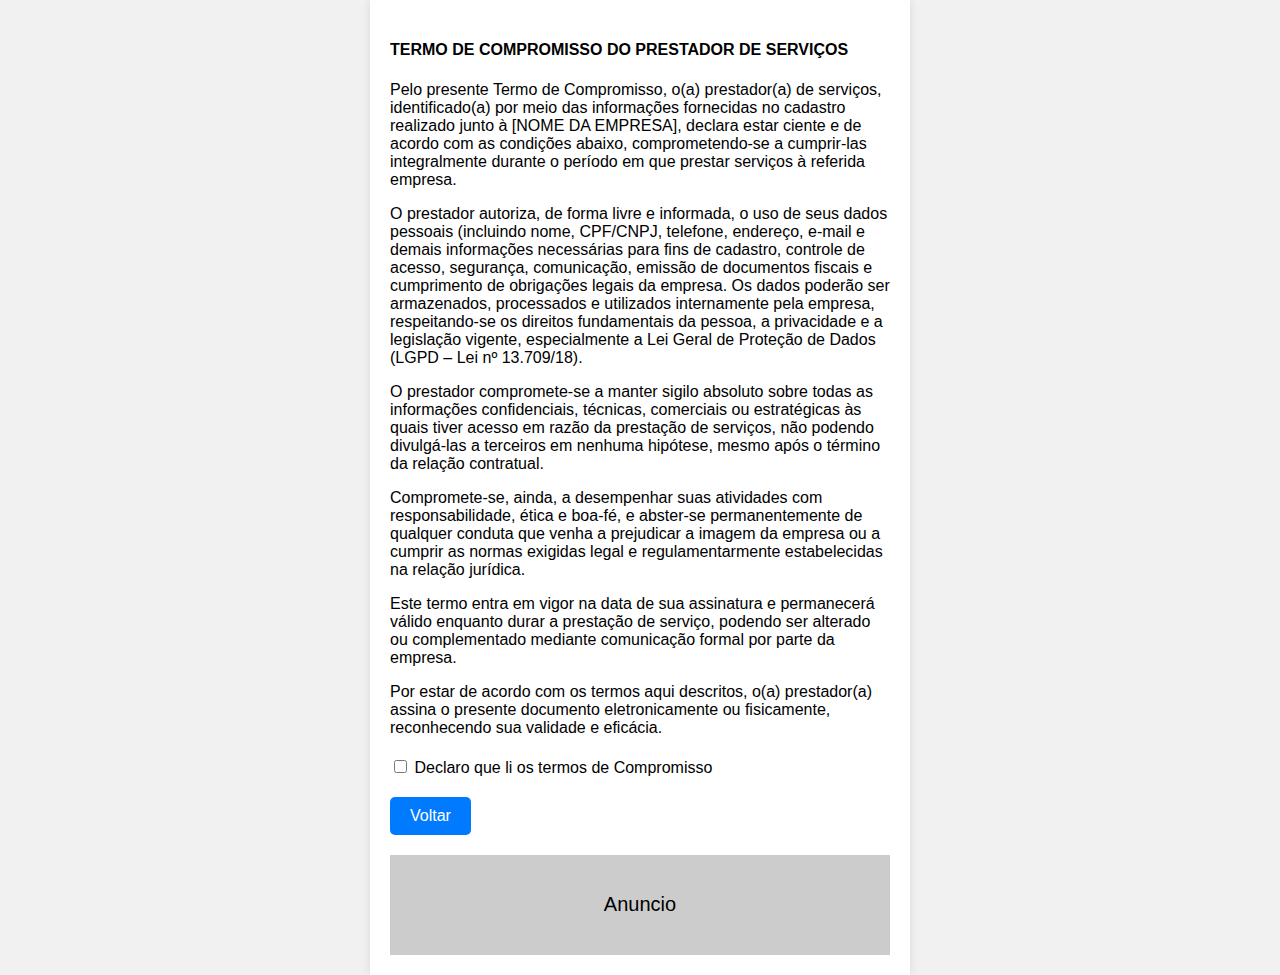
<file: termo-de-compromisso.html>
<!DOCTYPE html>
<html lang="pt-br">
<head>
  <meta charset="UTF-8">
  <meta name="viewport" content="width=device-width, initial-scale=1.0">
  <title>Termo de Compromisso</title>
  <style>
    body {
      margin: 0;
      font-family: Arial, sans-serif;
      background-color: #f1f1f1;
      display: flex;
      justify-content: center;
      align-items: center;
      min-height: 100vh;
      animation: fadeIn 1s ease-in;
    }

    @keyframes fadeIn {
      from {
        opacity: 0;
      }
      to {
        opacity: 1;
      }
    }

    .container {
      background-color: white;
      max-width: 500px;
      width: 100%;
      padding: 20px;
      box-shadow: 0 0 10px rgba(0, 0, 0, 0.1);
      display: flex;
      flex-direction: column;
      justify-content: space-between;
      min-height: 90vh;
      animation: fadeIn 1s ease-in;
    }

    .termo {
      flex-grow: 1;
      overflow-y: auto;
    }

    .checkbox {
      margin-top: 20px;
    }

    .voltar {
      margin-top: 20px;
      background-color: #007bff;
      color: white;
      border: none;
      padding: 10px 20px;
      border-radius: 5px;
      font-size: 16px;
      cursor: pointer;
      animation: fadeIn 2s ease-in;
    }

    .voltar:hover {
      background-color: #0056b3;
    }

    .anuncio {
      margin-top: 20px;
      height: 100px;
      background-color: #ccc;
      display: flex;
      justify-content: center;
      align-items: center;
      font-size: 20px;
      animation: fadeIn 2s ease-in;
    }
  </style>
</head>
<body>
  <div class="container">
    <div class="termo">
      <h4>TERMO DE COMPROMISSO DO PRESTADOR DE SERVIÇOS</h4>
      <p>Pelo presente Termo de Compromisso, o(a) prestador(a) de serviços, identificado(a) por meio das informações fornecidas no cadastro realizado junto à [NOME DA EMPRESA], declara estar ciente e de acordo com as condições abaixo, comprometendo-se a cumprir-las integralmente durante o período em que prestar serviços à referida empresa.</p>
      <p>O prestador autoriza, de forma livre e informada, o uso de seus dados pessoais (incluindo nome, CPF/CNPJ, telefone, endereço, e-mail e demais informações necessárias para fins de cadastro, controle de acesso, segurança, comunicação, emissão de documentos fiscais e cumprimento de obrigações legais da empresa. Os dados poderão ser armazenados, processados e utilizados internamente pela empresa, respeitando-se os direitos fundamentais da pessoa, a privacidade e a legislação vigente, especialmente a Lei Geral de Proteção de Dados (LGPD – Lei nº 13.709/18).</p>
      <p>O prestador compromete-se a manter sigilo absoluto sobre todas as informações confidenciais, técnicas, comerciais ou estratégicas às quais tiver acesso em razão da prestação de serviços, não podendo divulgá-las a terceiros em nenhuma hipótese, mesmo após o término da relação contratual.</p>
      <p>Compromete-se, ainda, a desempenhar suas atividades com responsabilidade, ética e boa-fé, e abster-se permanentemente de qualquer conduta que venha a prejudicar a imagem da empresa ou a cumprir as normas exigidas legal e regulamentarmente estabelecidas na relação jurídica.</p>
      <p>Este termo entra em vigor na data de sua assinatura e permanecerá válido enquanto durar a prestação de serviço, podendo ser alterado ou complementado mediante comunicação formal por parte da empresa.</p>
      <p>Por estar de acordo com os termos aqui descritos, o(a) prestador(a) assina o presente documento eletronicamente ou fisicamente, reconhecendo sua validade e eficácia.</p>
      <div class="checkbox">
        <input type="checkbox" id="termos">
        <label for="termos">Declaro que li os termos de Compromisso</label>
      </div>
      <button class="voltar" onclick="window.location.href='cadastroTEC.html'">Voltar</button>
    </div>
    <div class="anuncio">Anuncio</div>
  </div>
</body>
</html>
</file>
<file: style.css>
.titulo {
    font-size: 1.5rem;
    font-weight: bolder;
    text-align: center;
}

/* Fundo da página com degradê azul */
body {
    background: linear-gradient(180deg, #007AFF 0%, #5EC6F5 100%);
    min-height: 100vh;
    margin: 0;
    padding: 0;
    padding-bottom: 80px; /* Ajuste conforme o tamanho do botão */
}

/* Cores de fundo personalizadas */
.bg-sala { background-color: #007bff; }
.bg-cozinha { background-color: #28a745; }
.bg-quarto { background-color: #6f42c1; }
.bg-banheiro { background-color: #ffc107; }
.bg-lavanderia { background-color: #dc3545; }
.bg-escritorio { background-color: #c26904; }
.bg-custom-room { background-color: #0d6fc5; }

/* Cards de cômodo com fundo branco, bordas arredondadas e sombra leve */
.room-card {
    background-color: white;
    border: black;
    border-radius: 0.5rem;
    overflow: hidden;
    cursor: pointer;
    box-shadow: 0 0.125rem 0.25rem rgba(0, 0, 0, 0.075);
    transition: transform 0.2s ease-in-out, box-shadow 0.2s ease-in-out;
    width: 100%;
    max-width: 400px;
    flex: 1 1 100%;
    margin-bottom: 20px;
    padding: 3px;
}

/* Estilo para os ícones de cômodo (SVG no header do card) */
.room-card .room-icon {
    width: 15rem;
    height: 100%;
}

.room-card:hover {
    transform: translateY(-5px);
    box-shadow: 0 0.5rem 1rem rgba(0, 0, 0, 0.15);
}

.room-card .card-header {
    padding: 1rem 1.25rem;
    display: flexbox;
    justify-content: space-between;
    align-items: center;
}

.room-card .card-body {
    padding: 1rem 1.25rem;
}

/* Container responsivo */
.room-cards-container {
    display: flex;
    flex-wrap: wrap;
    justify-content: center;
    gap: 1rem;
}

/* Overlay */
.overlay {
    position: fixed;
    top: 0;
    left: 0;
    width: 100%;
    height: 100%;
    background: linear-gradient(rgba(218, 218, 218, 0.8), rgba(218, 218, 218, 0.8));
    display: flex;
    justify-content: center;
    align-items: center;
    z-index: 1050;
    visibility: hidden;
    opacity: 0;
    transition: visibility 0s, opacity 0.3s ease;
}

.overlay.show {
    visibility: visible;
    opacity: 1;
}

/* Altere o .overlay-content para ser mais um wrapper simples. */
.overlay-content {
    background-color: transparent;
    box-shadow: none;
    padding: 0;
    border-radius: 0;
}

/* O modal-dialog já está bem configurado, mas vamos reforçar a não-compressão */
.modal-dialog {
    max-width: 800px;
    width: 95%;
    margin: 1rem auto;
    flex-shrink: 0;
}

/* Ajuste o modal-content para controlar a altura máxima e o overflow geral do modal */
.modal-content {
    border-radius: 0.5rem;
    overflow: hidden;
    box-shadow: 0 4px 12px rgba(0, 0, 0, 0.2);
    display: flex;
    flex-direction: column;
    max-height: 90vh;
}

/* O modal-body é onde o conteúdo rolável deve estar */
.modal-body {
    padding: 1.5rem;
    overflow-y: auto;
    flex-grow: 1;
    display: flex;
    flex-direction: column;
}

/* Eletrodomésticos Cards - O ponto principal para o layout em colunas */
.appliance-card {
    position: relative;
    width: 120px;
    height: 146px;
    cursor: pointer;
    transition: all 0.2s ease-in-out;
    border: 1px solid #dee2e6;
    background-color: white;
    display: flex;
    flex-direction: column;
    justify-content: center;
    align-items: center;
    border-radius: 0.5rem;
    padding: 0.5rem;
    font-size: 0.85rem;
    text-align: center;
}

/* Estilo para os ícones de eletrodomésticos (SVG no corpo do card) */
.appliance-img-icon {
    width: 70px;
    height: 70px;
    object-fit: contain;
    margin-bottom: 0.3rem;
}

/* Estilos para o grid de eletrodomésticos dentro do modal */
.appliance-grid {
    display: flex;
    flex-wrap: wrap;
    justify-content: center;
    gap: 25px; /* MANTIDO: Aumentado o espaçamento entre os cards de eletrodomésticos */
}

/* Para o ícone de check */
.appliance-card .check-icon {
    position: absolute;
    top: -8px;
    right: -8px;
    background-color: #28a745;
    color: white;
    border-radius: 50%;
    padding: 0.1rem;
    font-size: 0.9rem;
    display: none;
    border: 2px solid white;
    box-shadow: 0 2px 4px rgba(0, 0, 0, 0.2);
    z-index: 2;
}

.appliance-card:hover {
    transform: translateY(-3px);
    box-shadow: 0 4px 8px rgba(0, 0, 0, 0.1);
}

.appliance-card.selected {
    border-color: #007bff;
    background-color: #e7f3ff;
    box-shadow: 0 0 0 0.25rem rgba(0, 123, 255, 0.25);
}

.appliance-card.selected .appliance-img-icon {
    filter: brightness(0) saturate(100%) invert(20%) sepia(70%) saturate(2000%) hue-rotate(200deg) brightness(90%) contrast(100%);
}

.appliance-card.selected .check-icon {
    display: block;
}

.selected-appliances-section {
    margin-top: 1.5rem;
}

.selected-appliances-list {
    max-height: 200px;
    overflow-y: auto;
    padding-right: 10px;
}

/* Estilos para o contador de quantidade */
.appliance-quantity-controls {
    display: flex;
    align-items: center;
    justify-content: center;
    margin-top: 0.5rem;
    background-color: #fff;
    border-radius: 5px;
    border: 1px solid #ccc;
    padding: 2px;
}

.appliance-quantity-controls button {
    background: none;
    border: none;
    font-size: 1.2rem;
    padding: 0 8px;
    cursor: pointer;
    color: #007bff;
    transition: color 0.2s;
}

.appliance-quantity-controls button:hover {
    color: #0056b3;
}

.appliance-quantity-controls span {
    font-weight: bold;
    font-size: 1rem;
    min-width: 25px;
    text-align: center;
}

/* Esconder o contador quando o card não está selecionado */
.appliance-card:not(.selected) .appliance-quantity-controls {
    display: none;
}

/* Ajustes para o layout do card quando o contador está visível */
.appliance-card.selected {
    padding-bottom: 0.2rem;
}

/* Estilos para o botão de deletar eletrodomésticos customizados */
.delete-appliance-btn {
    position: absolute;
    top: -8px;
    left: -8px;
    background-color: #dc3545;
    color: white;
    border-radius: 50%;
    padding: 0.1rem;
    font-size: 0.9rem;
    border: 2px solid white;
    box-shadow: 0 2px 4px rgba(0, 0, 0, 0.2);
    cursor: pointer;
    display: flex;
    z-index: 2;
    line-height: 1;
}

.delete-appliance-btn:hover {
    background-color: #c82333;
}

/* Estilos para o botão "Adicionar Outro Eletrodoméstico" */
#addCustomApplianceBtn {
    background-color: #28a745;
    color: white;
    padding: 10px 20px;
    border: none;
    border-radius: 5px;
    font-size: 1.1em;
    cursor: pointer;
    transition: background-color 0.3s ease;
}

#addCustomApplianceBtn:hover {
    background-color: #218838;
    transform: translateY(-2px);
    box-shadow: 0 4px 8px rgba(0, 0, 0, 0.2);
}

/* Estilos para o novo botão flutuante FAB (Floating Action Button) */
.fab-add-room {
    position: fixed;
    bottom: 20px;
    right: 20px;
    z-index: 1000;
    border-radius: 50px;
    padding: 15px 25px;
    font-size: 1.1rem;
    box-shadow: 0 4px 12px rgba(0, 0, 0, 0.2);
    transition: transform 0.2s ease-in-out, box-shadow 0.2s ease-in-out;
}

.fab-add-room:hover {
    transform: scale(1.05);
    box-shadow: 0 6px 16px rgba(0, 0, 0, 0.3);
}

.modal-header,
.modal-footer {
    padding: 0.75rem 1rem;
    gap: 15px;
}

/* Media Queries para Responsividade */
@media (max-width: 576px) {
    .titulo {
        font-size: 1.25rem;
    }

    .room-card {
        width: 100%;
    }

    .appliance-card {
        width: 120px;
        height: 146px;
        font-size: 0.75rem;
    }

    .modal-body {
        padding: 1rem;
    }

    .modal-header,
    .modal-footer {
        padding: 0.75rem 1rem;
        gap: 15px;
    }

    /* Ajuste para o botão FAB em telas menores */
    .fab-add-room {
        font-size: 0.9rem;
        padding: 12px 20px;
        bottom: 15px;
        right: 15px;
    }
}
/* Estilos para o ícone de relógio nos cards de eletrodomésticos */
.appliance-card .daily-usage-icon {
    position: absolute;
    top: 5px;
    right: 5px;
    font-size: 1.7rem;
    color: #007bff;
    cursor: pointer;
    background-color: rgba(255, 255, 255, 0.8);
    border-radius: 50%;
    padding: 2px;
    line-height: 1;
    z-index: 10;
    opacity: 0;
    transition: opacity 0.2s ease-in-out;
}

.appliance-card.selected .daily-usage-icon {
    opacity: 1;
}

.appliance-card .daily-usage-icon:hover {
    color: #0056b3;
    transform: scale(1.1);
}

/* Estilos para o novo overlay de uso diário */
#dailyUsageOverlay {
    position: fixed;
    top: 0;
    left: 0;
    width: 100%;
    height: 100%;
    background-color: rgba(0, 0, 0, 0.7);
    display: flex;
    justify-content: center;
    align-items: center;
    z-index: 1050;
    opacity: 0;
    visibility: hidden;
    transition: opacity 0.3s ease-in-out, visibility 0.3s ease-in-out;
}

#dailyUsageOverlay.show {
    opacity: 1;
    visibility: visible;
}

/* Garante que o input de número não tenha setas giratórias (opcional) */
input[type="number"]::-webkit-inner-spin-button,
input[type="number"]::-webkit-outer-spin-button {
    -webkit-appearance: none;
    margin: 0;
}

.bg-gradient-blue {
    background: linear-gradient(to bottom right, #007bff, #0056b3);
    min-height: 100vh;
    display: flex;
    flex-direction: column;
    overflow-x: hidden;
}

.container {
    flex-grow: 1;
    padding-left: 15px;
    padding-right: 15px;
    margin-left: auto;
    margin-right: auto;
}

/* Estilos para o grupo de botões com larguras personalizadas */
.button-group-custom-width {
    display: flex; /* Garante que é um contêiner flexível */
    justify-content: center; /* Centraliza os botões */
    gap: 20px; /* Aumenta o espaçamento entre os botões */
    /* Remove a regra .btn de dentro para aplicar ao contêiner */
}

.button-group-custom-width .btn {
    flex-grow: 1;
    min-width: 180px;
    white-space: nowrap;
    border-radius: 25px; /* Adiciona border-radius de 25px */
}

/* Para telas menores (até 767.98px), permita que os botões ocupem 100% da largura */
@media (max-width: 767.98px) {
    .button-group-custom-width {
        flex-direction: column; /* Empilha os botões em telas pequenas */
        gap: 10px; /* Ajusta o espaçamento quando empilhados */
    }

    .button-group-custom-width .btn {
        width: 100%;
        flex-grow: 0;
    }

    /* Opcional: ajustar margens ou padding em telas pequenas para evitar cortes */
    .container {
        padding-left: 10px;
        padding-right: 10px;
    }

    /* Ajustar o tamanho da fonte do h1 em telas pequenas se necessário */
    h1 {
        font-size: 1.8rem;
    }
}

@media (max-width: 575.98px) { /* Para telas muito pequenas (celulares) */
    h1 {
        font-size: 1.5rem;
    }
    .card {
        padding: 1rem !important;
    }
    .btn-lg {
        font-size: 0.9rem;
        padding: 0.5rem 1rem;
    }
}

/* NOVO/REFORÇADO: Estilos para o card-body que contém o relatório/resposta */
#summaryTableContainer {
    overflow-x: hidden;
    word-wrap: break-word;
    overflow-wrap: break-word;
    max-width: 100%;
}

/* Regras para os parágrafos dentro do summaryTableContainer (resposta do Gemini) */
#summaryTableContainer p {
    word-wrap: break-word;
    overflow-wrap: break-word;
    max-width: 100%;
}
.summary-cards-mobile {
    margin-top: 20px;
}

.summary-cards-mobile .card {
    border-radius: 8px;
    box-shadow: 0 2px 5px rgba(0,0,0,0.1);
    transition: transform 0.2s ease;
}

.summary-cards-mobile .card-header {
    padding: 0.75rem 1.25rem;
    font-size: 1.1rem;
}

.summary-cards-mobile .list-group-item {
    font-size: 0.95rem;
    line-height: 1.4;
}

/* NOVO: Estilos para o container da resposta do Gemini */
.gemini-response-container {
    max-width: 100%;
    overflow-x: hidden;
    word-wrap: break-word;
    overflow-wrap: break-word;
    white-space: pre-wrap;
    padding: 1.5rem;
}

/* Garante que o texto dentro do card-body se adapte bem */
#summaryTableContainer p {
    word-wrap: break-word;
    overflow-wrap: break-word;
    max-width: 100%;
}
/* --- */
/* Estilos para os botões "Obter Relatório" e "Limpar Dados" */
.fixed-buttons-container {
    position:relative; /* Fixa a posição na tela */
    bottom: 20px; /* Distância do fundo */
    left: 50%; /* Centraliza horizontalmente */
    transform: translateX(-50%); /* Ajusta para centralizar perfeitamente */
    display: flex; /* Usa Flexbox para os botões */
    gap: 20px; /* Aumenta o espaçamento entre os botões */
    z-index: 999; /* Garante que os botões fiquem acima de outros elementos */
    flex-wrap: wrap; /* Permite que os botões quebrem a linha em telas menores */
    justify-content: center; /* Centraliza os botões quando quebram a linha */
}

.fixed-buttons-container .btn {
    min-width: 180px; /* Garante uma largura mínima para os botões */
    padding: 10px 20px; /* Ajusta o padding para um visual melhor */
    font-size: 1.1rem; /* Aumenta o tamanho da fonte */
    border-radius: 50px; /* Mantém o estilo de botões arredondados */
    box-shadow: 0 4px 12px rgba(0, 0, 0, 0.2); /* Adiciona uma sombra para destaque */
    transition: transform 0.2s ease-in-out, box-shadow 0.2s ease-in-out; /* Transição para hover */
}

/* --- Estilos para o Botão Voltar ao Início --- */

/* Estilo para TELAS GRANDES (Desktop): Fixo no canto */
.back-to-start-container {
    position: fixed;
    bottom: 20px;
    left: 20px;
    z-index: 1050;
}

#backToStartBtn {
    box-shadow: 0 4px 8px rgba(0, 0, 0, 0.2);
}

/* Estilo para TELAS PEQUENAS (Mobile): Centralizado e acompanha a rolagem */
@media (max-width: 768px) {
    .back-to-start-container {
        position: static; /* Deixa de ser fixo */
        display: flex;
        justify-content: center; /* Centraliza o botão */
        width: 100%;
        margin-top: 2rem; /* Adiciona um espaço acima dele */
        padding-bottom: 1rem;
    }

    #backToStartBtn {
        width: 90%;
        max-width: 300px;
        justify-content: center; /* Centraliza o texto e ícone dentro do botão */
    }
}

#voltar, 
  #voltar:hover{
    text-decoration: none;
    color: black;
.daily-usage-option.active {
    background-color: #007bff; /* Azul primário do Bootstrap */
    color: white; /* Texto branco para contraste */
    border-color: #007bff; /* Borda azul */
}

/* Garante que os botões voltem ao normal quando não ativos */
.daily-usage-option:not(.active) {
    background-color: transparent;
    color: #007bff;
    border-color: #007bff;
}


  }

.fixed-bottom-left-button:hover {
    background-color: #e2e6ea; /* Um pouco mais escuro ao passar o mouse */
    border-color: #dae0e5;}

/* Media Query para telas menores */
@media (max-width: 768px) {
    .fixed-buttons-container {
        flex-direction: column; /* Empilha os botões em telas menores */
        gap: 15px; /* Ajusta o espaçamento quando empilhados */
        bottom: 15px; /* Ajusta a posição inferior */
    }

    .fixed-buttons-container .btn {
        width: 90%; /* Ocupa mais largura em telas menores */
        max-width: 300px; /* Limita a largura máxima para não ficarem muito grandes */
        margin: 0 auto; /* Centraliza os botões empilhados */
    }
}

/* Aumente o font-size para o iPhone se o texto do Gemini estiver muito pequeno */
@media (max-width: 575.98px) {
    .gemini-response-container p {
        font-size: 0.95rem;
    }
}

/* ====================================================== */
/* ===== ESTILOS PARA CHAMADA DE AÇÃO PRINCIPAL (Dourado) ===== */
/* ====================================================== */

/* Container que envolve o botão para dar um fundo sutil e espaçamento */
.premium-cta-container {
  padding: 1.5rem 1rem;
  background: rgba(0, 0, 0, 0.15); /* Fundo semi-transparente para se destacar do gradiente */
  border-radius: 12px;
  border-top: 1px solid rgba(255, 255, 255, 0.2);
  border-bottom: 1px solid rgba(255, 255, 255, 0.2);
}

/* Botão de Obter Dicas (Dourado e Pulsante) */
#economizeBtn {
  background: linear-gradient(45deg, #ffd700, #ffc107); /* Gradiente Dourado/Amarelo Vibrante */
  color: #493803; /* Cor de texto escura para alto contraste */
  font-weight: 700; /* Fonte em negrito */
  font-family: 'Poppins', sans-serif; /* Usa uma fonte de mais impacto se disponível */
  border: none;
  padding: 15px 35px; /* Mais preenchimento para um botão maior */
  border-radius: 50px; /* Bordas totalmente arredondadas */
  box-shadow: 0 5px 20px rgba(0, 0, 0, 0.25); /* Sombra forte para efeito "flutuante" */
  transition: all 0.3s ease-in-out;
  text-transform: uppercase; /* Texto em maiúsculas */
  
  /* Animação de "pulso" para chamar a atenção */
  animation: pulse-animation 2s infinite;
}

/* Efeito ao passar o mouse sobre o botão */
#economizeBtn:hover {
  transform: scale(1.05) translateY(-3px); /* Aumenta e levanta um pouco */
  box-shadow: 0 8px 25px rgba(0, 0, 0, 0.3); /* Sombra mais intensa */
  animation-play-state: paused; /* Pausa a animação de pulso no hover */
}

/* Ícone de lâmpada dentro do botão */
#economizeBtn .bi-lightbulb-fill {
  margin-right: 8px;
  vertical-align: text-bottom;
}

/* Animação de pulso para a sombra do botão */
@keyframes pulse-animation {
  0% {
    box-shadow: 0 5px 20px 0 rgba(255, 215, 0, 0.5);
  }
  50% {
    box-shadow: 0 5px 30px 0 rgba(255, 215, 0, 0.9);
  }
  100% {
    box-shadow: 0 5px 20px 0 rgba(255, 215, 0, 0.5);
  }
}
</file>
